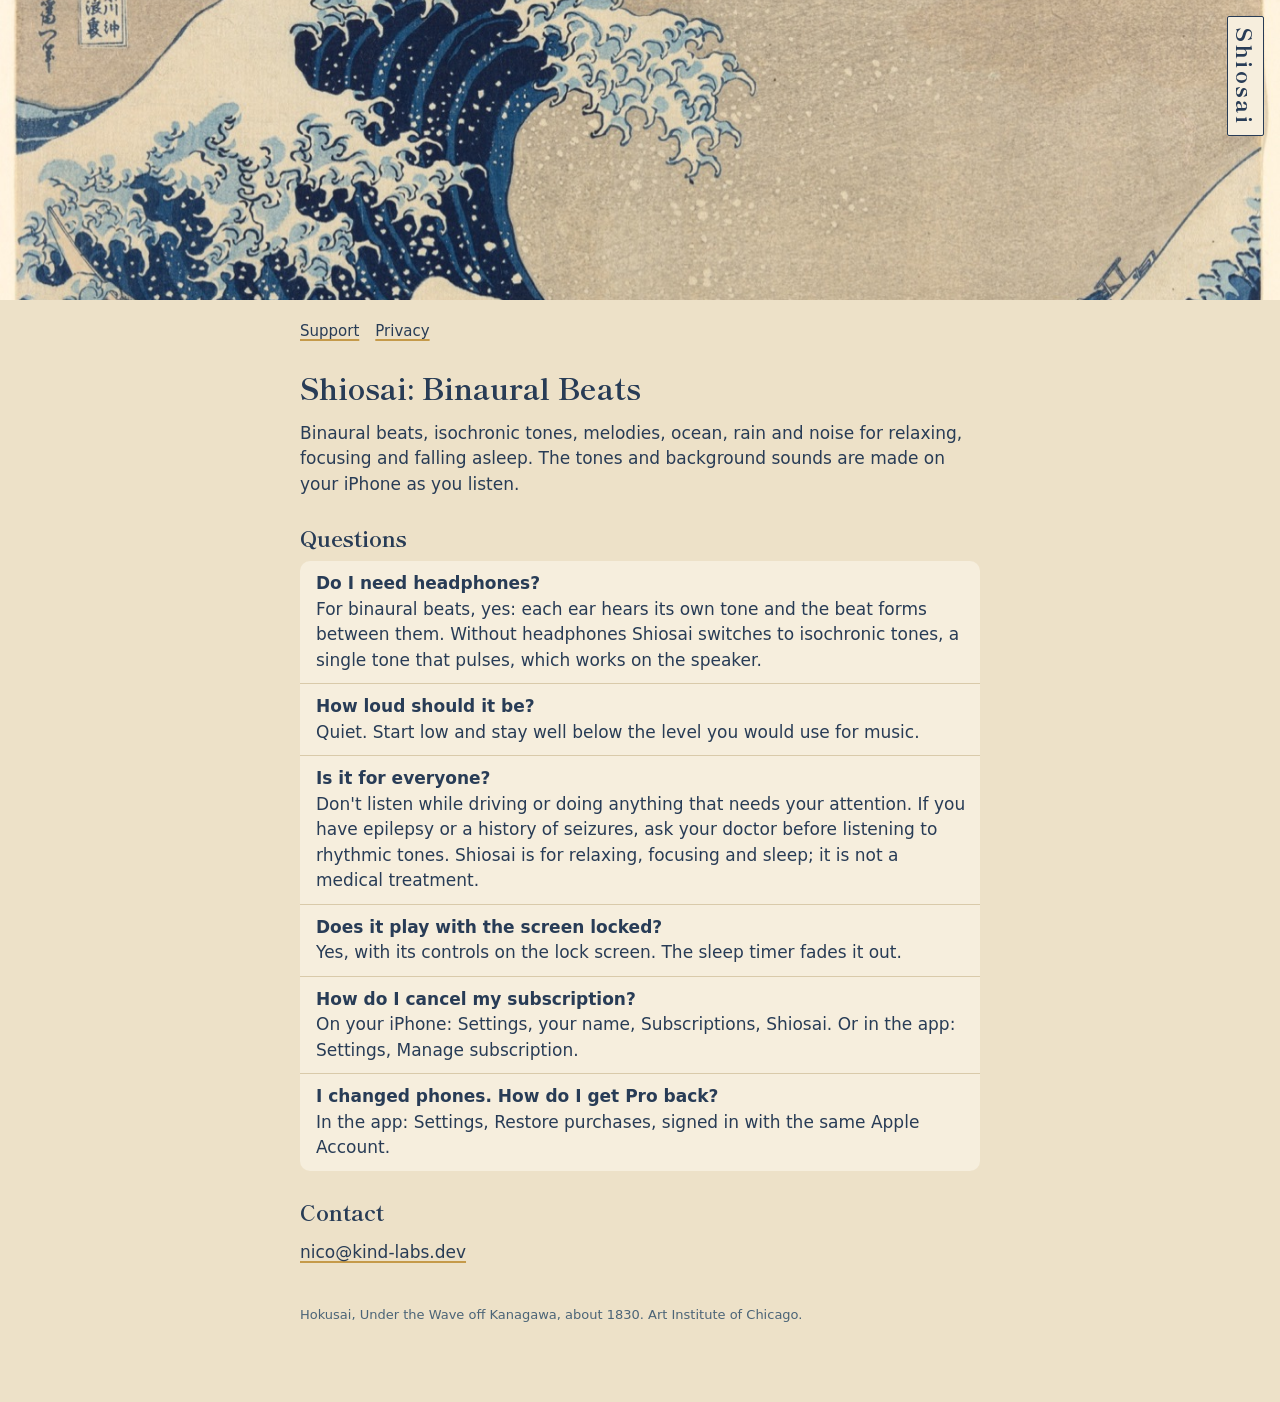
<file: index.html>
<!doctype html>
<html lang="en">
<head>
<meta charset="utf-8">
<meta name="viewport" content="width=device-width, initial-scale=1">
<title>Shiosai support</title>
<link href="https://fonts.googleapis.com/css2?family=Shippori+Mincho+B1:wght@700;800&display=swap" rel="stylesheet">
<link rel="stylesheet" href="namiura.css">
<link rel="stylesheet" href="site.css">
</head>
<body>
<header>
<img class="print" src="wave.jpg" style="object-position: 22% 38%" alt="">
<span class="cartouche vertical">Shiosai</span>
</header>
<main>
<nav><a href="./">Support</a><a href="privacy.html">Privacy</a></nav>
<h1>Shiosai: Binaural Beats</h1>
<p>Binaural beats, isochronic tones, melodies, ocean, rain and noise for relaxing, focusing and falling asleep. The tones and background sounds are made on your iPhone as you listen.</p>

<h2>Questions</h2>
<div class="list">
<div class="row"><strong>Do I need headphones?</strong><br>For binaural beats, yes: each ear hears its own tone and the beat forms between them. Without headphones Shiosai switches to isochronic tones, a single tone that pulses, which works on the speaker.</div>
<div class="row"><strong>How loud should it be?</strong><br>Quiet. Start low and stay well below the level you would use for music.</div>
<div class="row"><strong>Is it for everyone?</strong><br>Don't listen while driving or doing anything that needs your attention. If you have epilepsy or a history of seizures, ask your doctor before listening to rhythmic tones. Shiosai is for relaxing, focusing and sleep; it is not a medical treatment.</div>
<div class="row"><strong>Does it play with the screen locked?</strong><br>Yes, with its controls on the lock screen. The sleep timer fades it out.</div>
<div class="row"><strong>How do I cancel my subscription?</strong><br>On your iPhone: Settings, your name, Subscriptions, Shiosai. Or in the app: Settings, Manage subscription.</div>
<div class="row"><strong>I changed phones. How do I get Pro back?</strong><br>In the app: Settings, Restore purchases, signed in with the same Apple Account.</div>
</div>

<h2>Contact</h2>
<p><a href="mailto:nico@kind-labs.dev">nico@kind-labs.dev</a></p>

<p class="meta credit">Hokusai, Under the Wave off Kanagawa, about 1830. Art Institute of Chicago.</p>
</main>
</body>
</html>
</file>
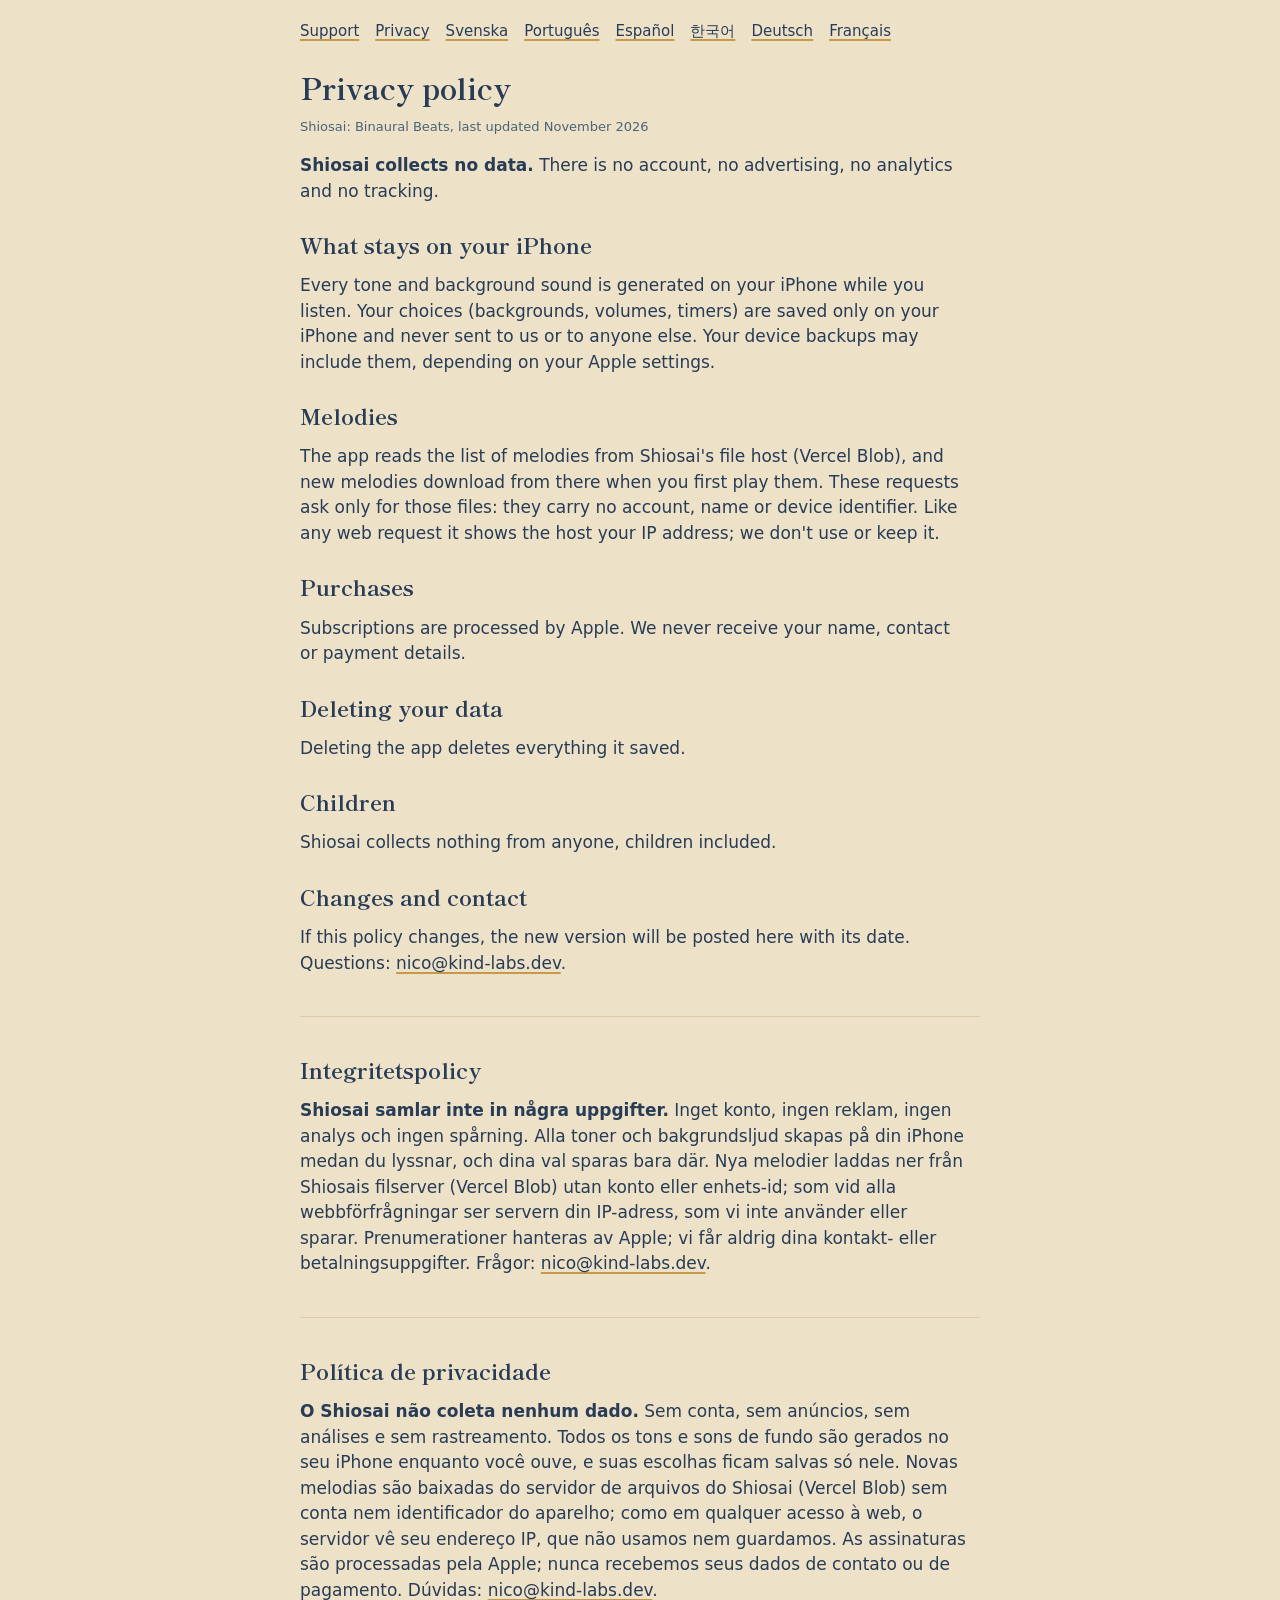
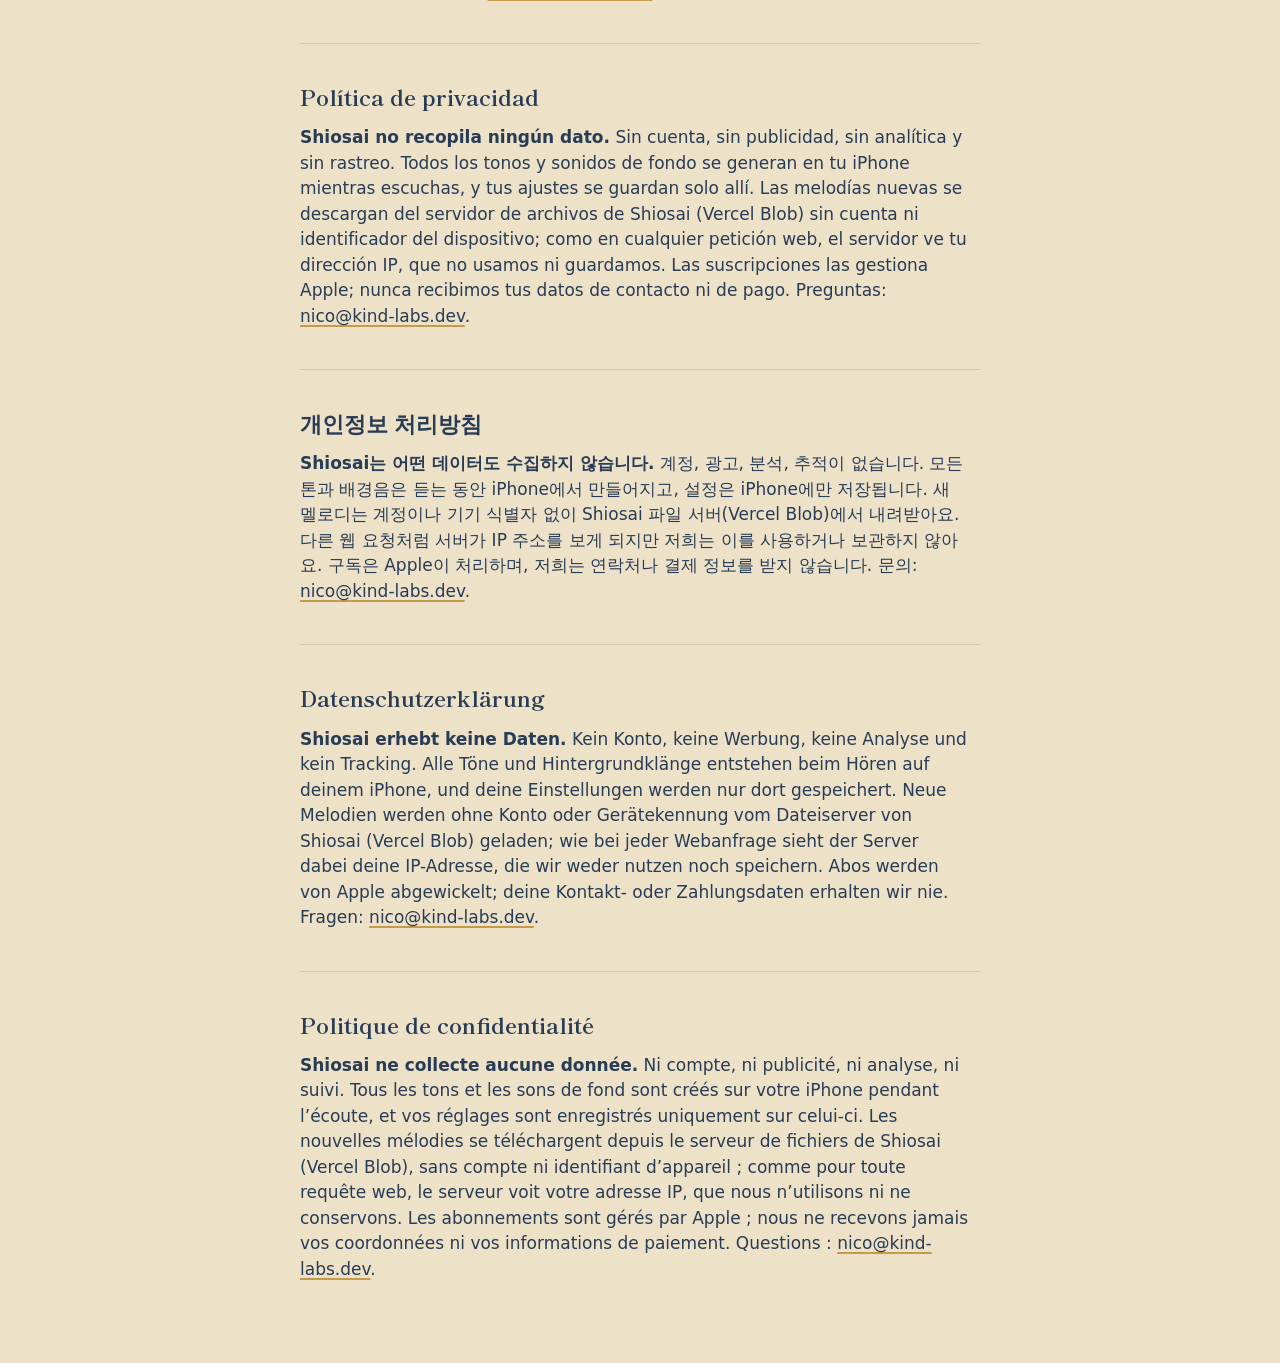
<file: privacy.html>
<!doctype html>
<html lang="en">
<head>
<meta charset="utf-8">
<meta name="viewport" content="width=device-width, initial-scale=1">
<title>Shiosai privacy</title>
<link href="https://fonts.googleapis.com/css2?family=Shippori+Mincho+B1:wght@700;800&display=swap" rel="stylesheet">
<link rel="stylesheet" href="namiura.css">
<link rel="stylesheet" href="site.css">
</head>
<body>
<main>
<nav><a href="./">Support</a><a href="privacy.html">Privacy</a><a href="#sv">Svenska</a><a href="#pt">Português</a><a href="#es">Español</a><a href="#ko">한국어</a><a href="#de">Deutsch</a><a href="#fr">Français</a></nav>
<h1>Privacy policy</h1>
<p class="meta">Shiosai: Binaural Beats, last updated November 2026</p>
<p><strong>Shiosai collects no data.</strong> There is no account, no advertising, no analytics and no tracking.</p>
<h2>What stays on your iPhone</h2>
<p>Every tone and background sound is generated on your iPhone while you listen. Your choices (backgrounds, volumes, timers) are saved only on your iPhone and never sent to us or to anyone else. Your device backups may include them, depending on your Apple settings.</p>
<h2>Melodies</h2>
<p>The app reads the list of melodies from Shiosai's file host (Vercel Blob), and new melodies download from there when you first play them. These requests ask only for those files: they carry no account, name or device identifier. Like any web request it shows the host your IP address; we don't use or keep it.</p>
<h2>Purchases</h2>
<p>Subscriptions are processed by Apple. We never receive your name, contact or payment details.</p>
<h2>Deleting your data</h2>
<p>Deleting the app deletes everything it saved.</p>
<h2>Children</h2>
<p>Shiosai collects nothing from anyone, children included.</p>
<h2>Changes and contact</h2>
<p>If this policy changes, the new version will be posted here with its date. Questions: <a href="mailto:nico@kind-labs.dev">nico@kind-labs.dev</a>.</p>

<hr id="sv">
<h2 lang="sv">Integritetspolicy</h2>
<p lang="sv"><strong>Shiosai samlar inte in några uppgifter.</strong> Inget konto, ingen reklam, ingen analys och ingen spårning. Alla toner och bakgrundsljud skapas på din iPhone medan du lyssnar, och dina val sparas bara där. Nya melodier laddas ner från Shiosais filserver (Vercel Blob) utan konto eller enhets-id; som vid alla webbförfrågningar ser servern din IP-adress, som vi inte använder eller sparar. Prenumerationer hanteras av Apple; vi får aldrig dina kontakt- eller betalningsuppgifter. Frågor: <a href="mailto:nico@kind-labs.dev">nico@kind-labs.dev</a>.</p>

<hr id="pt">
<h2 lang="pt-BR">Política de privacidade</h2>
<p lang="pt-BR"><strong>O Shiosai não coleta nenhum dado.</strong> Sem conta, sem anúncios, sem análises e sem rastreamento. Todos os tons e sons de fundo são gerados no seu iPhone enquanto você ouve, e suas escolhas ficam salvas só nele. Novas melodias são baixadas do servidor de arquivos do Shiosai (Vercel Blob) sem conta nem identificador do aparelho; como em qualquer acesso à web, o servidor vê seu endereço IP, que não usamos nem guardamos. As assinaturas são processadas pela Apple; nunca recebemos seus dados de contato ou de pagamento. Dúvidas: <a href="mailto:nico@kind-labs.dev">nico@kind-labs.dev</a>.</p>

<hr id="es">
<h2 lang="es">Política de privacidad</h2>
<p lang="es"><strong>Shiosai no recopila ningún dato.</strong> Sin cuenta, sin publicidad, sin analítica y sin rastreo. Todos los tonos y sonidos de fondo se generan en tu iPhone mientras escuchas, y tus ajustes se guardan solo allí. Las melodías nuevas se descargan del servidor de archivos de Shiosai (Vercel Blob) sin cuenta ni identificador del dispositivo; como en cualquier petición web, el servidor ve tu dirección IP, que no usamos ni guardamos. Las suscripciones las gestiona Apple; nunca recibimos tus datos de contacto ni de pago. Preguntas: <a href="mailto:nico@kind-labs.dev">nico@kind-labs.dev</a>.</p>

<hr id="ko">
<h2 lang="ko">개인정보 처리방침</h2>
<p lang="ko"><strong>Shiosai는 어떤 데이터도 수집하지 않습니다.</strong> 계정, 광고, 분석, 추적이 없습니다. 모든 톤과 배경음은 듣는 동안 iPhone에서 만들어지고, 설정은 iPhone에만 저장됩니다. 새 멜로디는 계정이나 기기 식별자 없이 Shiosai 파일 서버(Vercel Blob)에서 내려받아요. 다른 웹 요청처럼 서버가 IP 주소를 보게 되지만 저희는 이를 사용하거나 보관하지 않아요. 구독은 Apple이 처리하며, 저희는 연락처나 결제 정보를 받지 않습니다. 문의: <a href="mailto:nico@kind-labs.dev">nico@kind-labs.dev</a>.</p>
<hr id="de">
<h2 lang="de">Datenschutzerklärung</h2>
<p lang="de"><strong>Shiosai erhebt keine Daten.</strong> Kein Konto, keine Werbung, keine Analyse und kein Tracking. Alle Töne und Hintergrundklänge entstehen beim Hören auf deinem iPhone, und deine Einstellungen werden nur dort gespeichert. Neue Melodien werden ohne Konto oder Gerätekennung vom Dateiserver von Shiosai (Vercel Blob) geladen; wie bei jeder Webanfrage sieht der Server dabei deine IP-Adresse, die wir weder nutzen noch speichern. Abos werden von Apple abgewickelt; deine Kontakt- oder Zahlungsdaten erhalten wir nie. Fragen: <a href="mailto:nico@kind-labs.dev">nico@kind-labs.dev</a>.</p>

<hr id="fr">
<h2 lang="fr">Politique de confidentialité</h2>
<p lang="fr"><strong>Shiosai ne collecte aucune donnée.</strong> Ni compte, ni publicité, ni analyse, ni suivi. Tous les tons et les sons de fond sont créés sur votre iPhone pendant l’écoute, et vos réglages sont enregistrés uniquement sur celui-ci. Les nouvelles mélodies se téléchargent depuis le serveur de fichiers de Shiosai (Vercel Blob), sans compte ni identifiant d’appareil ; comme pour toute requête web, le serveur voit votre adresse IP, que nous n’utilisons ni ne conservons. Les abonnements sont gérés par Apple ; nous ne recevons jamais vos coordonnées ni vos informations de paiement. Questions : <a href="mailto:nico@kind-labs.dev">nico@kind-labs.dev</a>.</p>
</main>
</body>
</html>
</file>
<file: namiura.css>
/* namiura.css. Tokens first, components second, nothing third.
   Load the mincho once in <head>:
   <link href="https://fonts.googleapis.com/css2?family=Shippori+Mincho+B1:wght@700;800&display=swap" rel="stylesheet">
   or self-host the two Latin subsets in fonts/ with @font-face (family "Shippori Mincho B1", weights 700 and 800). */
:root {
  --paper: #EDE1C8;  --foam: #F6EEDD;  --sky: #D8C0A0;  --line: #D9CAAA;
  --ink: #283C56;  --wave: #4B6477;  --chevron: #7F90A8;  --vermilion: #B5362B;
  --tan: #CAB99C;  --ochre: #C59A4A;        /* the boats, both modes */
  --prussian: #283C56;  --label: #F6EEDD;   /* on labels, both modes */
  --mincho: "Shippori Mincho B1", "Hiragino Mincho ProN", Georgia, serif;
  --ui: -apple-system, system-ui, sans-serif;
}
@media (prefers-color-scheme: dark) {
  :root { --paper: #1C2C42; --foam: #283C56; --sky: #283C56; --line: #3E5470;
          --ink: #F6EEDD; --wave: #D8C0A0; --chevron: #8FA2BF; --vermilion: #E06A5C; }
}
html { background: var(--paper); color: var(--ink); }
body { margin: 0; font: 17px/1.5 var(--ui); }
h1, h2, .number { margin: 0; font-family: var(--mincho); font-weight: 700; line-height: 1.1; }
.number { font-weight: 800; font-size: 64px; line-height: .95;
          font-variant-numeric: lining-nums tabular-nums; }
.cartouche { display: inline-block; padding: 2px 10px; background: var(--label);
             color: var(--prussian); border: 1.5px solid var(--prussian);
             border-radius: 2px; font: 700 30px/1.15 var(--mincho); }
.cartouche.vertical { writing-mode: vertical-rl; padding: 10px 5px;
                      font-size: 22px; letter-spacing: .12em; }
.print { display: block; width: 100%; height: 300px; object-fit: cover; }  /* square, flat */
.print.scene { height: 100vh; }
.thumb { width: 44px; height: 44px; object-fit: cover; border-radius: 6px; }
.label { padding: 2px 8px; background: var(--label); color: var(--prussian);
         border: 1.5px solid var(--prussian); border-radius: 2px; }
.now { display: inline-block; width: 8px; height: 8px; background: var(--ochre); }
.mark { background: var(--tan); padding: 0 .15em; border-radius: 2px;
        -webkit-box-decoration-break: clone; box-decoration-break: clone; }
.meta { font-size: 13px; color: var(--wave); }
a { color: var(--ink); text-decoration: underline; text-decoration-color: var(--ochre);
    text-decoration-thickness: 2px; text-underline-offset: 3px; }
a:hover { background: var(--tan); text-decoration: none; }
.btn { min-height: 50px; padding: 0 22px; border: 1.5px solid var(--ink); border-radius: 4px;
       background: var(--ink); color: var(--paper); font: 600 17px var(--ui); }
.btn.secondary { background: var(--foam); color: var(--ink); }
.btn.danger { background: var(--vermilion); border-color: var(--vermilion); color: var(--foam); }
.circle { width: 36px; height: 36px; border: 0; border-radius: 18px;
          background: var(--label); color: var(--prussian); }
.list { background: var(--foam); border-radius: 10px; overflow: hidden; }
.list > * + * { border-top: 1px solid var(--line); }
.row { min-height: 44px; display: flex; align-items: center; gap: 12px; padding: 0 12px 0 16px; }
:focus-visible { outline: 2px solid var(--ochre); outline-offset: 1px; }
</file>
<file: site.css>
main { max-width: 680px; margin: 0 auto; padding: 0 16px 64px; }
header { position: relative; }
header .cartouche { position: absolute; right: 16px; top: 16px; }
nav { display: flex; flex-wrap: wrap; gap: 16px; margin: 20px 0 8px; font-size: 15px; }
h1 { font-size: 30px; margin: 28px 0 6px; }
h2 { font-size: 22px; margin: 28px 0 8px; }
p, li { max-width: 62ch; }
.list { margin: 12px 0; }
.list .row { padding-top: 10px; padding-bottom: 10px; display: block; }
.credit { margin-top: 40px; }
hr { border: 0; border-top: 1px solid var(--line); margin: 40px 0; }
</file>
